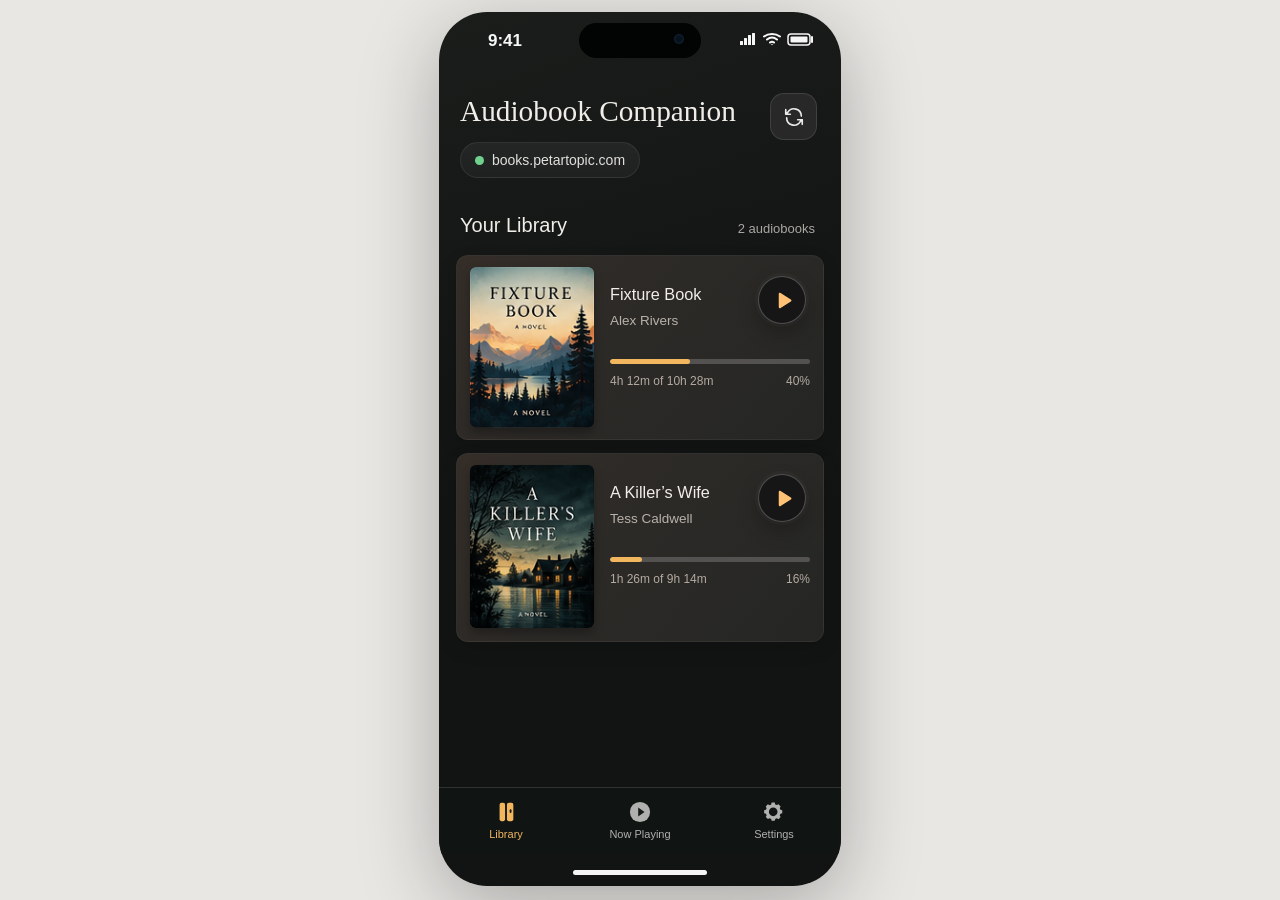
<file: design/home-prototype/index.html>
<!doctype html>
<html lang="en">
<head>
  <meta charset="utf-8">
  <meta name="viewport" content="width=device-width, initial-scale=1, viewport-fit=cover">
  <meta name="theme-color" content="#111412">
  <title>Audiobook Companion - Home prototype</title>
  <style>
    :root {
      color-scheme: dark;
      font-family: "Avenir Next", -apple-system, BlinkMacSystemFont, sans-serif;
      font-synthesis: none;
      letter-spacing: 0;
      --ink: #f1eee9;
      --muted: #b5b0aa;
      --amber: #f2b65f;
      --edge: rgba(255, 255, 255, .075);
    }

    * { box-sizing: border-box; }
    html, body { margin: 0; min-width: 320px; min-height: 100%; }
    body { background: #e9e7e4; }
    button { font: inherit; cursor: pointer; -webkit-tap-highlight-color: transparent; }

    .phone {
      position: relative;
      width: 402px;
      height: 874px;
      overflow: hidden;
      margin: 12px auto;
      border-radius: 48px;
      color: var(--ink);
      background:
        linear-gradient(160deg, rgba(35, 37, 34, .42), transparent 38%),
        linear-gradient(180deg, #141715 0%, #111412 61%, #111413 100%);
      box-shadow: 0 20px 80px rgba(0, 0, 0, .28);
    }

    .status {
      position: absolute;
      inset: 0 0 auto;
      height: 59px;
      z-index: 2;
      font-family: -apple-system, BlinkMacSystemFont, sans-serif;
    }
    .time {
      position: absolute;
      left: 49px;
      top: 18px;
      font-size: 17px;
      line-height: 22px;
      font-weight: 600;
      color: #f7f7f7;
    }
    .island {
      position: absolute;
      top: 11px;
      left: 50%;
      width: 122px;
      height: 35px;
      transform: translateX(-50%);
      border-radius: 23px;
      background: #020303;
    }
    .island::after {
      content: "";
      position: absolute;
      right: 17px;
      top: 11px;
      width: 10px;
      height: 10px;
      border-radius: 50%;
      background: #07111a;
      box-shadow: inset 0 0 3px #173047;
    }
    .status-icons {
      position: absolute;
      top: 20px;
      right: 27px;
      display: flex;
      align-items: center;
      gap: 6px;
      color: #f6f6f6;
    }
    .status-icons svg { display: block; }

    main { padding: 82px 17px 108px; }
    .masthead { padding-left: 4px; }
    .masthead-top { position: relative; height: 34px; }
    h1 {
      margin: 0;
      font-family: "Times New Roman", Georgia, serif;
      font-size: 29.3px;
      line-height: 34px;
      font-weight: 400;
      white-space: nowrap;
    }
    .refresh {
      position: absolute;
      top: -1px;
      right: 7px;
      width: 47px;
      height: 47px;
      display: grid;
      place-items: center;
      border: 1px solid rgba(255,255,255,.11);
      border-radius: 14px;
      background: #272827;
      color: #e8e9e8;
    }
    .refresh svg { width: 22px; height: 22px; stroke-width: 1.8; }
    .server {
      display: inline-flex;
      align-items: center;
      gap: 8px;
      height: 36px;
      margin-top: 14px;
      padding: 0 14px;
      border: 1px solid rgba(255,255,255,.075);
      border-radius: 19px;
      background: linear-gradient(180deg, #242625, #1e211f);
      color: #e0e0dd;
      font-size: 14px;
      line-height: 1;
      white-space: nowrap;
    }
    .server-dot { width: 9px; height: 9px; border-radius: 50%; background: #70d18d; }
    .server svg { width: 10px; height: 10px; margin-left: 1px; color: #aaa9a5; }

    .library-heading {
      display: flex;
      align-items: baseline;
      justify-content: space-between;
      margin: 33px 9px 21px 4px;
    }
    h2 { position: relative; top: 3px; margin: 0; font-size: 20px; line-height: 23px; font-weight: 400; }
    .count { position: relative; top: 4px; color: #aaa8a4; font-size: 13px; line-height: 17px; }
    .books { display: grid; gap: 13px; }
    .book {
      position: relative;
      display: flex;
      gap: 16px;
      width: 100%;
      height: 185px;
      padding: 11px 13px 13px;
      overflow: hidden;
      border: 1px solid rgba(255,255,255,.045);
      border-radius: 12px;
      background: linear-gradient(133deg, #342d28 0%, #2c2a27 43%, #252624 100%);
      box-shadow: 0 7px 19px rgba(0,0,0,.11);
    }
    .book:nth-child(2) { height: 189px; }
    .cover {
      flex: 0 0 124px;
      width: 124px;
      height: 161px;
      display: block;
      object-fit: fill;
      border-radius: 6px;
      box-shadow: 0 5px 10px rgba(0,0,0,.28);
    }
    .book:nth-child(2) .cover { height: 163px; }
    .book-copy { position: relative; flex: 1; min-width: 0; padding-top: 17px; }
    .book-title { margin: 0; font-size: 16.3px; line-height: 20px; font-weight: 400; white-space: nowrap; }
    .author { margin: 9px 0 0; color: #b8b1a9; font-size: 13.5px; line-height: 15px; }
    .play {
      position: absolute;
      right: 17px;
      top: 20px;
      width: 48px;
      height: 48px;
      display: grid;
      place-items: center;
      border: 1px solid rgba(255,255,255,.24);
      border-radius: 50%;
      background: #151615;
      box-shadow: 0 0 0 3px rgba(255,255,255,.025), 0 9px 19px rgba(0,0,0,.25);
      color: #ffc275;
    }
    .play svg { width: 19px; height: 19px; margin-left: 2px; }
    .progress-area { position: absolute; left: 0; right: 0; top: 92px; }
    .progress {
      height: 5px;
      overflow: hidden;
      border-radius: 5px;
      background: #535250;
    }
    .progress-fill { display: block; width: 40%; height: 100%; border-radius: inherit; background: var(--amber); }
    .book:nth-child(2) .progress-fill { width: 16%; }
    .duration {
      display: flex;
      justify-content: space-between;
      margin-top: 10px;
      color: #b4aaa1;
      font-size: 12px;
      line-height: 15px;
      white-space: nowrap;
    }

    .tabs {
      position: absolute;
      left: 0;
      right: 0;
      bottom: 32px;
      height: 67px;
      display: flex;
      border-top: 1px solid rgba(255,255,255,.13);
      background: rgba(17,20,19,.92);
    }
    .tab {
      flex: 1;
      display: flex;
      flex-direction: column;
      align-items: center;
      justify-content: center;
      gap: 4px;
      padding: 0;
      border: 0;
      background: transparent;
      color: #b0b1af;
      font-size: 11px;
      line-height: 14px;
    }
    .tab svg { width: 22px; height: 22px; }
    .tab.active { color: var(--amber); }
    .home-indicator {
      position: absolute;
      left: 50%;
      bottom: 11px;
      width: 134px;
      height: 5px;
      transform: translateX(-50%);
      border-radius: 3px;
      background: #f5f5f5;
    }

    @media (max-width: 430px) {
      body { background: #111412; }
      .phone { width: 100vw; height: 100dvh; min-height: 780px; margin: 0; border-radius: 0; box-shadow: none; }
    }
  </style>
</head>
<body>
  <div class="phone" aria-label="Audiobook Companion Home screen prototype">
    <div class="status" aria-hidden="true">
      <span class="time">9:41</span>
      <span class="island"></span>
      <span class="status-icons">
        <svg width="18" height="14" viewBox="0 0 18 14" fill="currentColor"><rect x="1" y="9" width="3" height="4" rx=".5"/><rect x="5" y="6" width="3" height="7" rx=".5"/><rect x="9" y="3" width="3" height="10" rx=".5"/><rect x="13" y="1" width="3" height="12" rx=".5"/></svg>
        <svg width="18" height="14" viewBox="0 0 18 14" fill="none" stroke="currentColor" stroke-width="2" stroke-linecap="round"><path d="M1 4.5C5.5 1 12.5 1 17 4.5M4 7.5c3-2.5 7-2.5 10 0M7 10.5c1.2-1 2.8-1 4 0"/><circle cx="9" cy="12.5" r=".7" fill="currentColor" stroke="none"/></svg>
        <svg width="27" height="13" viewBox="0 0 27 13" fill="none"><rect x="1" y="1" width="22" height="11" rx="3" stroke="currentColor" stroke-width="1.5"/><rect x="3.5" y="3.5" width="17" height="6" rx="1" fill="currentColor"/><path d="M25 4v5" stroke="currentColor" stroke-width="2" stroke-linecap="round"/></svg>
      </span>
    </div>

    <main>
      <header class="masthead">
        <div class="masthead-top">
          <h1>Audiobook Companion</h1>
          <button class="refresh" aria-label="Reload library" title="Reload library">
            <svg viewBox="0 0 24 24" fill="none" stroke="currentColor" stroke-linecap="round" stroke-linejoin="round"><path d="M20 11a8 8 0 0 0-14.8-4.1L3 9m0 0V4m0 5h5M4 13a8 8 0 0 0 14.8 4.1L21 15m0 0v5m0-5h-5"/></svg>
          </button>
        </div>
        <button class="server" aria-label="Server books.petartopic.com">
          <span class="server-dot"></span><span>books.petartopic.com</span>
        </button>
      </header>

      <div class="library-heading"><h2>Your Library</h2><span class="count">2 audiobooks</span></div>
      <section class="books" aria-label="Audiobooks">
        <article class="book">
          <img class="cover" src="../../ios/AudiobookCompanion/AudiobookCompanion/FixtureCover.png" alt="Fixture Book cover">
          <div class="book-copy">
            <h3 class="book-title">Fixture Book</h3>
            <p class="author">Alex Rivers</p>
            <div class="progress-area"><div class="progress"><span class="progress-fill"></span></div><div class="duration"><span>4h 12m of 10h 28m</span><span>40%</span></div></div>
          </div>
          <button class="play" aria-label="Play Fixture Book" title="Play Fixture Book"><svg viewBox="0 0 24 24" fill="currentColor"><path d="M6 3.7a1.5 1.5 0 0 1 2.3-1.3l13 8.3a1.5 1.5 0 0 1 0 2.6l-13 8.3A1.5 1.5 0 0 1 6 20.3z"/></svg></button>
        </article>
        <article class="book">
          <img class="cover" src="../../ios/AudiobookCompanion/AudiobookCompanion/KillersWifeCover.png" alt="A Killer's Wife cover">
          <div class="book-copy">
            <h3 class="book-title">A Killer’s Wife</h3>
            <p class="author">Tess Caldwell</p>
            <div class="progress-area"><div class="progress"><span class="progress-fill"></span></div><div class="duration"><span>1h 26m of 9h 14m</span><span>16%</span></div></div>
          </div>
          <button class="play" aria-label="Play A Killer's Wife" title="Play A Killer's Wife"><svg viewBox="0 0 24 24" fill="currentColor"><path d="M6 3.7a1.5 1.5 0 0 1 2.3-1.3l13 8.3a1.5 1.5 0 0 1 0 2.6l-13 8.3A1.5 1.5 0 0 1 6 20.3z"/></svg></button>
        </article>
      </section>
    </main>

    <nav class="tabs" aria-label="Main navigation">
      <button class="tab active" aria-current="page"><svg viewBox="0 0 24 24" fill="currentColor"><rect x="5" y="2" width="6" height="20" rx="2"/><rect x="13" y="2" width="7" height="20" rx="2"/><rect x="16" y="9" width="2" height="4" rx="1" fill="#171a18"/></svg><span>Library</span></button>
      <button class="tab"><svg viewBox="0 0 24 24" fill="currentColor"><circle cx="12" cy="12" r="11"/><path d="m10 7 7 5-7 5z" fill="#171a18"/></svg><span>Now Playing</span></button>
      <button class="tab"><svg viewBox="0 0 24 24" fill="currentColor"><path d="M9.8 1h4.4l.7 2.6 2.3 1 2.4-1.3 3.1 3.1-1.3 2.4 1 2.3L25 12v4.4l-2.6.7-1 2.3 1.3 2.4-3.1 3.1-2.4-1.3-2.3 1L14.2 27H9.8l-.7-2.6-2.3-1-2.4 1.3-3.1-3.1 1.3-2.4-1-2.3L-1 16.4V12l2.6-.7 1-2.3-1.3-2.4 3.1-3.1 2.4 1.3 2.3-1L9.8 1Zm2.2 7a6.2 6.2 0 1 0 0 12.4A6.2 6.2 0 0 0 12 8Z" transform="translate(2 1) scale(.76)"/></svg><span>Settings</span></button>
    </nav>
    <div class="home-indicator" aria-hidden="true"></div>
  </div>
</body>
</html>
</file>
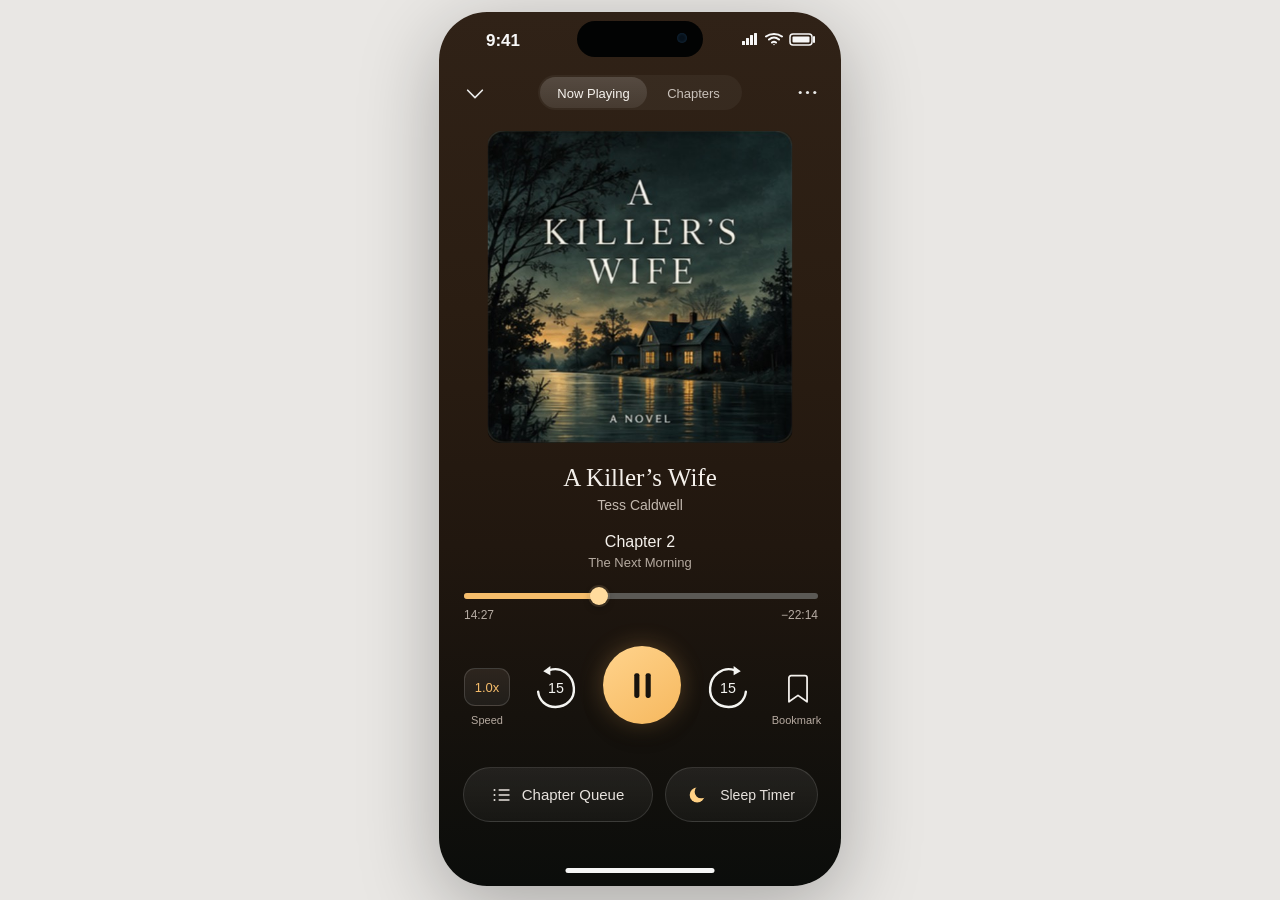
<file: design/player-prototype/index.html>
<!doctype html>
<html lang="en">
<head>
  <meta charset="utf-8">
  <meta name="viewport" content="width=device-width, initial-scale=1, viewport-fit=cover">
  <meta name="theme-color" content="#17120d">
  <title>Audiobook Companion - Player prototype</title>
  <style>
    :root {
      color-scheme: dark;
      font-family: "Avenir Next", -apple-system, BlinkMacSystemFont, sans-serif;
      font-synthesis: none;
      letter-spacing: 0;
      --text: #f4f0eb;
      --muted: #b9afa5;
      --amber: #f6bd6b;
    }
    * { box-sizing: border-box; }
    html, body { margin: 0; min-width: 320px; min-height: 100%; }
    body { background: #e9e7e4; }
    button { font: inherit; cursor: pointer; -webkit-tap-highlight-color: transparent; }
    .phone {
      position: relative;
      width: 402px;
      height: 874px;
      margin: 12px auto;
      overflow: hidden;
      border-radius: 48px;
      color: var(--text);
      background: linear-gradient(180deg, #302217 0%, #2a1d12 34%, #21170f 61%, #0b0d0b 100%);
      box-shadow: 0 20px 80px rgba(0,0,0,.28);
    }
    .status {
      position: absolute;
      inset: 0 0 auto;
      height: 59px;
      z-index: 2;
      font-family: -apple-system, BlinkMacSystemFont, sans-serif;
    }
    .time { position: absolute; left: 47px; top: 18px; font-size: 17px; line-height: 22px; font-weight: 600; color: #f7f7f7; }
    .island { position: absolute; top: 9px; left: 50%; width: 126px; height: 36px; transform: translateX(-50%); border-radius: 23px; background: #020303; }
    .island::after { content: ""; position: absolute; right: 16px; top: 12px; width: 10px; height: 10px; border-radius: 50%; background: #07111a; box-shadow: inset 0 0 3px #173047; }
    .status-icons { position: absolute; top: 20px; right: 25px; display: flex; align-items: center; gap: 6px; color: #f6f6f6; }
    .status-icons svg { display: block; }

    .topbar { position: absolute; top: 63px; left: 0; right: 0; height: 35px; }
    .collapse, .more { position: absolute; top: 0; width: 35px; height: 35px; padding: 0; border: 0; background: transparent; color: #e9e9e8; display: grid; place-items: center; }
    .collapse { left: 18px; }
    .more { right: 16px; }
    .collapse svg { width: 22px; height: 22px; stroke-width: 1.8; }
    .more svg { width: 25px; height: 25px; }
    .segmented { position: absolute; left: 50%; top: 0; width: 204px; height: 35px; transform: translateX(-50%); display: flex; padding: 2px; border-radius: 18px; background: rgba(255,255,255,.045); }
    .segment { flex: 1; border: 0; border-radius: 16px; background: transparent; color: #c8c0b9; font-size: 13px; line-height: 31px; white-space: nowrap; }
    .segment.selected { flex: 0 0 107px; color: #f7f3ee; background: linear-gradient(180deg, rgba(255,255,255,.15), rgba(255,255,255,.08)); }

    .cover {
      position: absolute;
      top: 119px;
      left: 50%;
      width: 305px;
      height: 312px;
      transform: translateX(-50%);
      display: block;
      object-fit: fill;
      border-radius: 13px;
    }
    .book-meta { position: absolute; left: 20px; right: 20px; top: 449px; text-align: center; }
    h1 { margin: 0; font-family: "Times New Roman", Georgia, serif; font-size: 25px; line-height: 34px; font-weight: 400; white-space: nowrap; }
    .author { margin: 0; color: #c2b8ae; font-size: 14px; line-height: 21px; }
    .chapter-meta { position: absolute; top: 518px; left: 20px; right: 20px; text-align: center; }
    h2 { margin: 0; font-size: 16px; line-height: 23px; font-weight: 400; }
    .chapter-subtitle { margin: 0; color: #b5aaa0; font-size: 13px; line-height: 19px; }

    .seek { position: absolute; left: 25px; right: 23px; top: 581px; }
    .seek-track { position: relative; height: 6px; border-radius: 4px; background: #5b5955; }
    .seek-fill { display: block; width: 38%; height: 100%; border-radius: inherit; background: var(--amber); }
    .seek-thumb { position: absolute; top: -6px; left: calc(38% - 9px); width: 18px; height: 18px; border-radius: 50%; background: #ffdb9d; box-shadow: 0 0 0 2px rgba(255,215,152,.13), 0 3px 7px rgba(0,0,0,.3); }
    .times { display: flex; justify-content: space-between; margin-top: 7px; color: #b7ada4; font-size: 12px; line-height: 18px; }

    .transport { position: absolute; inset: 0; pointer-events: none; }
    .transport button { pointer-events: auto; }
    .speed { position: absolute; left: 25px; top: 656px; width: 46px; height: 38px; padding: 0; border: 1px solid rgba(255,255,255,.14); border-radius: 11px; background: linear-gradient(180deg, #2d251e, #211e1a); color: var(--amber); font-size: 13px; }
    .speed-label, .bookmark-label { position: absolute; top: 701px; margin: 0; color: #b6aaa0; font-size: 11px; line-height: 15px; text-align: center; }
    .speed-label { left: 25px; width: 46px; }
    .bookmark-label { right: 12px; width: 65px; }
    .jump { position: absolute; top: 648px; width: 48px; height: 51px; padding: 0; border: 0; background: transparent; color: #f4f4f1; }
    .jump.back { left: 93px; }
    .jump.forward { right: 90px; }
    .jump svg { width: 49px; height: 49px; display: block; }
    .pause { position: absolute; left: calc(50% + 2px); top: 634px; width: 78px; height: 78px; transform: translateX(-50%); display: grid; place-items: center; padding: 0; border: 0; border-radius: 50%; color: #17130d; background: linear-gradient(145deg, #ffd38c, #f6b85e); box-shadow: 0 0 23px rgba(255,189,103,.27), 0 10px 20px rgba(0,0,0,.32); }
    .pause svg { width: 33px; height: 33px; }
    .bookmark { position: absolute; right: 28px; top: 655px; width: 31px; height: 42px; padding: 0; border: 0; background: transparent; color: #f4f1ed; }
    .bookmark svg { width: 28px; height: 32px; stroke-width: 1.65; transform: translateY(3px); }

    .actions { position: absolute; left: 24px; right: 23px; top: 755px; display: flex; gap: 12px; }
    .action { height: 55px; display: flex; align-items: center; justify-content: center; gap: 16px; padding: 0 15px; border: 1px solid rgba(255,255,255,.12); border-radius: 29px; background: linear-gradient(180deg, rgba(255,255,255,.075), rgba(255,255,255,.035)); color: #e7e2dd; font-size: 14px; white-space: nowrap; }
    .action.queue { flex: 0 0 190px; gap: 10px; font-size: 15px; }
    .action.sleep { flex: 1; gap: 12px; }
    .action svg { width: 20px; height: 20px; }
    .action.sleep svg { color: #ffd084; }
    .home-indicator { position: absolute; bottom: 13px; left: 50%; width: 149px; height: 5px; transform: translateX(-50%); border-radius: 3px; background: #f5f5f5; }

    @media (max-width: 430px) {
      body { background: #0b0d0b; }
      .phone { width: 100vw; height: 100dvh; min-height: 780px; margin: 0; border-radius: 0; box-shadow: none; }
    }
  </style>
</head>
<body>
  <div class="phone" aria-label="Audiobook Companion player screen prototype">
    <div class="status" aria-hidden="true">
      <span class="time">9:41</span><span class="island"></span>
      <span class="status-icons">
        <svg width="18" height="14" viewBox="0 0 18 14" fill="currentColor"><rect x="1" y="9" width="3" height="4" rx=".5"/><rect x="5" y="6" width="3" height="7" rx=".5"/><rect x="9" y="3" width="3" height="10" rx=".5"/><rect x="13" y="1" width="3" height="12" rx=".5"/></svg>
        <svg width="18" height="14" viewBox="0 0 18 14" fill="none" stroke="currentColor" stroke-width="2" stroke-linecap="round"><path d="M1 4.5C5.5 1 12.5 1 17 4.5M4 7.5c3-2.5 7-2.5 10 0M7 10.5c1.2-1 2.8-1 4 0"/><circle cx="9" cy="12.5" r=".7" fill="currentColor" stroke="none"/></svg>
        <svg width="27" height="13" viewBox="0 0 27 13" fill="none"><rect x="1" y="1" width="22" height="11" rx="3" stroke="currentColor" stroke-width="1.5"/><rect x="3.5" y="3.5" width="17" height="6" rx="1" fill="currentColor"/><path d="M25 4v5" stroke="currentColor" stroke-width="2" stroke-linecap="round"/></svg>
      </span>
    </div>
    <header class="topbar">
      <button class="collapse" aria-label="Close player" title="Close player"><svg viewBox="0 0 24 24" fill="none" stroke="currentColor" stroke-linecap="round" stroke-linejoin="round"><path d="m4 9 8 8 8-8"/></svg></button>
      <div class="segmented" role="tablist" aria-label="Player view"><button class="segment selected" role="tab" aria-selected="true">Now Playing</button><button class="segment" role="tab" aria-selected="false">Chapters</button></div>
      <button class="more" aria-label="More options" title="More options"><svg viewBox="0 0 24 24" fill="currentColor"><circle cx="5" cy="12" r="1.5"/><circle cx="12" cy="12" r="1.5"/><circle cx="19" cy="12" r="1.5"/></svg></button>
    </header>

    <img class="cover" src="cover-reference.png" alt="A Killer's Wife audiobook cover">
    <section class="book-meta" aria-label="Current audiobook"><h1>A Killer’s Wife</h1><p class="author">Tess Caldwell</p></section>
    <section class="chapter-meta" aria-label="Current chapter"><h2>Chapter 2</h2><p class="chapter-subtitle">The Next Morning</p></section>
    <div class="seek" aria-label="Playback position 14 minutes 27 seconds"><div class="seek-track"><span class="seek-fill"></span><span class="seek-thumb"></span></div><div class="times"><span>14:27</span><span>−22:14</span></div></div>

    <div class="transport">
      <button class="speed" aria-label="Playback speed 1 times">1.0x</button><p class="speed-label">Speed</p>
      <button class="jump back" aria-label="Back 15 seconds"><svg viewBox="0 0 48 48" fill="none" aria-hidden="true"><path d="M17 9C29 5 40 14 41 26c1 11-7 19-18 19-9 0-16-6-17-15" stroke="currentColor" stroke-width="2.35" stroke-linecap="round"/><path d="m18 5-7 5 7 4V5Z" fill="currentColor"/><text x="23.5" y="31.4" text-anchor="middle" fill="currentColor" font-family="-apple-system, sans-serif" font-size="14" font-weight="500">15</text></svg></button>
      <button class="pause" aria-label="Pause"><svg viewBox="0 0 32 32" fill="currentColor"><rect x="8" y="4" width="5" height="24" rx="2"/><rect x="19" y="4" width="5" height="24" rx="2"/></svg></button>
      <button class="jump forward" aria-label="Forward 15 seconds"><svg viewBox="0 0 48 48" fill="none" aria-hidden="true"><path d="M31 9C19 5 8 14 7 26c-1 11 7 19 18 19 9 0 16-6 17-15" stroke="currentColor" stroke-width="2.35" stroke-linecap="round"/><path d="m30 5 7 5-7 4V5Z" fill="currentColor"/><text x="24.5" y="31.4" text-anchor="middle" fill="currentColor" font-family="-apple-system, sans-serif" font-size="14" font-weight="500">15</text></svg></button>
      <button class="bookmark" aria-label="Bookmark"><svg viewBox="0 0 24 30" fill="none" stroke="currentColor" stroke-linecap="round" stroke-linejoin="round" aria-hidden="true"><path d="M5.5 2.5h13a2 2 0 0 1 2 2V27L12 21l-8.5 6V4.5a2 2 0 0 1 2-2Z"/></svg></button><p class="bookmark-label">Bookmark</p>
    </div>

    <div class="actions">
      <button class="action queue"><svg viewBox="0 0 24 24" fill="currentColor"><circle cx="3" cy="6" r="1.2"/><circle cx="3" cy="12" r="1.2"/><circle cx="3" cy="18" r="1.2"/><path d="M8 5h13v2H8zm0 6h13v2H8zm0 6h13v2H8z"/></svg><span>Chapter Queue</span></button>
      <button class="action sleep"><svg viewBox="0 0 24 24" fill="none"><defs><mask id="moon-cut"><rect width="24" height="24" fill="white"/><circle cx="16" cy="8" r="8" fill="black"/></mask></defs><circle cx="11" cy="12" r="9" fill="#ffd084" mask="url(#moon-cut)"/></svg><span>Sleep Timer</span></button>
    </div>
    <div class="home-indicator" aria-hidden="true"></div>
  </div>
</body>
</html>
</file>
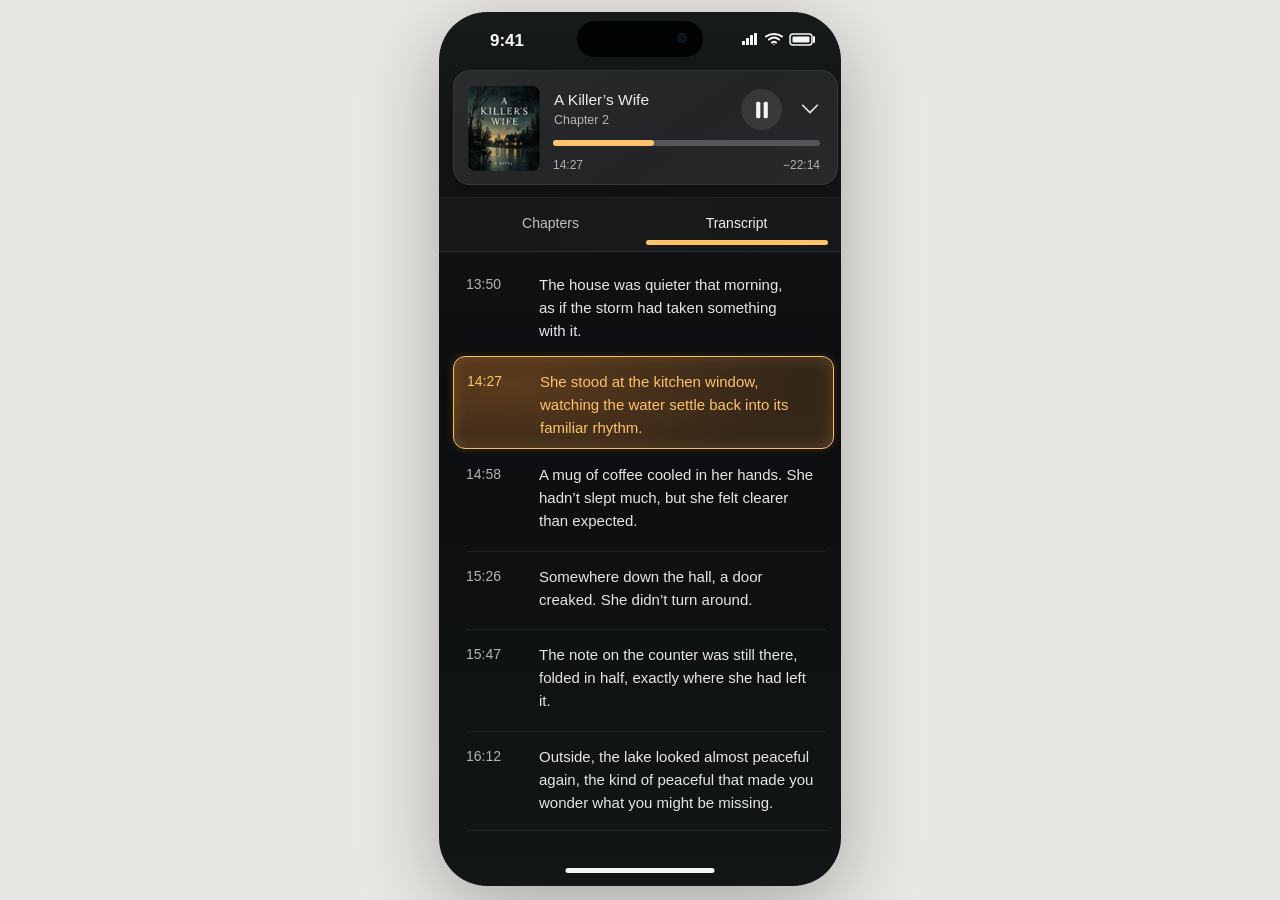
<file: design/transcript-prototype/index.html>
<!doctype html>
<html lang="en">
<head>
  <meta charset="utf-8">
  <meta name="viewport" content="width=device-width, initial-scale=1, viewport-fit=cover">
  <meta name="theme-color" content="#111315">
  <title>Audiobook Companion - Transcript prototype</title>
  <style>
    :root {
      color-scheme: dark;
      font-family: "Avenir Next", -apple-system, BlinkMacSystemFont, sans-serif;
      font-synthesis: none;
      letter-spacing: 0;
      --text: #eeedeb;
      --muted: #b3b1af;
      --amber: #ffc36d;
    }
    * { box-sizing: border-box; }
    html, body { margin: 0; min-width: 320px; min-height: 100%; }
    body { background: #e9e7e4; }
    button { font: inherit; cursor: pointer; -webkit-tap-highlight-color: transparent; }
    .phone {
      position: relative;
      width: 402px;
      height: 874px;
      margin: 12px auto;
      overflow: hidden;
      border-radius: 48px;
      color: var(--text);
      background: linear-gradient(180deg, #171a1b 0%, #111314 23%, #0b0d0e 43%, #131617 100%);
      box-shadow: 0 20px 80px rgba(0,0,0,.28);
    }
    .status {
      position: absolute;
      inset: 0 0 auto;
      height: 59px;
      z-index: 2;
      font-family: -apple-system, BlinkMacSystemFont, sans-serif;
    }
    .time { position: absolute; left: 51px; top: 18px; font-size: 17px; line-height: 22px; font-weight: 600; color: #f7f7f7; }
    .island { position: absolute; top: 9px; left: 50%; width: 126px; height: 36px; transform: translateX(-50%); border-radius: 23px; background: #020303; }
    .island::after { content: ""; position: absolute; right: 16px; top: 12px; width: 10px; height: 10px; border-radius: 50%; background: #07111a; box-shadow: inset 0 0 3px #173047; }
    .status-icons { position: absolute; top: 20px; right: 25px; display: flex; align-items: center; gap: 6px; color: #f6f6f6; }
    .status-icons svg { display: block; }

    .now-playing {
      position: absolute;
      top: 58px;
      left: 14px;
      right: 3px;
      height: 115px;
      border: 1px solid rgba(255,255,255,.075);
      border-radius: 17px;
      background: linear-gradient(145deg, #292b2c, #222425 58%, #27292a);
      box-shadow: 0 8px 20px rgba(0,0,0,.22);
    }
    .mini-cover { position: absolute; top: 14px; left: 14px; width: 72px; height: 86px; display: block; object-fit: cover; border-radius: 7px; }
    .book-title { position: absolute; top: 18px; left: 100px; margin: 0; font-size: 15.5px; line-height: 22px; font-weight: 400; white-space: nowrap; }
    .chapter { position: absolute; top: 39px; left: 100px; margin: 0; color: #b7b7b7; font-size: 12.5px; line-height: 20px; }
    .pause { position: absolute; top: 18px; right: 55px; width: 41px; height: 41px; padding: 0; display: grid; place-items: center; border: 0; border-radius: 50%; color: #f5f5f4; background: rgba(255,255,255,.085); }
    .pause svg { width: 20px; height: 22px; }
    .collapse { position: absolute; top: 20px; right: 10px; width: 34px; height: 34px; padding: 0; display: grid; place-items: center; border: 0; color: #dedede; background: transparent; }
    .collapse svg { width: 22px; height: 22px; stroke-width: 1.9; }
    .seek { position: absolute; top: 69px; left: 99px; right: 17px; height: 6px; border-radius: 4px; background: #555659; }
    .seek-fill { display: block; width: 38%; height: 100%; border-radius: inherit; background: var(--amber); }
    .times { position: absolute; top: 86px; left: 99px; right: 17px; display: flex; justify-content: space-between; color: #b4b2b0; font-size: 12px; line-height: 17px; }

    .tabs { position: absolute; top: 185px; left: 0; right: 0; height: 55px; display: grid; grid-template-columns: 1fr 1fr; border-top: 1px solid rgba(255,255,255,.045); border-bottom: 1px solid rgba(255,255,255,.095); background: linear-gradient(90deg, #151718, #191a1a 50%, #151718); }
    .tabs button { border: 0; padding: 0 0 4px; color: #bfc0c1; background: transparent; font-size: 14px; }
    .tabs button:first-child { transform: translateX(11px); }
    .tabs button:last-child { transform: translateX(-4px); }
    .tabs button.active { color: #f0efed; }
    .tabs::after { content: ""; position: absolute; left: calc(50% + 6px); right: 13px; bottom: 6px; height: 5px; border-radius: 3px; background: var(--amber); }

    .transcript { position: absolute; top: 240px; left: 0; right: 0; bottom: 35px; overflow: hidden; }
    .line { position: absolute; left: 14px; right: 7px; display: grid; grid-template-columns: 73px minmax(0, 1fr); column-gap: 0; padding: 13px 13px 14px; color: #e7e6e4; }
    .line time { color: #b5b4b2; font-size: 14px; line-height: 23px; white-space: nowrap; }
    .line p { max-width: 280px; margin: 0; font-size: 15px; line-height: 23px; font-weight: 400; }
    .line:not(.active)::after { content: ""; position: absolute; left: 13px; right: 8px; bottom: 0; height: 1px; background: rgba(255,255,255,.07); }
    .line.one { top: 0; height: 104px; padding-top: 21px; }
    .line.one p { max-width: 260px; }
    .line.one::after { display: none; }
    .line.two { top: 104px; height: 93px; }
    .line.three { top: 198px; height: 102px; }
    .line.four { top: 300px; height: 78px; }
    .line.five { top: 378px; height: 102px; }
    .line.six { top: 480px; height: 99px; }
    .line.active {
      z-index: 1;
      border: 1px solid #f8bc67;
      border-radius: 12px;
      color: #ffc16d;
      background: radial-gradient(ellipse 90% 115% at 15% 30%, rgba(194,115,37,.27), transparent 82%), rgba(91,62,36,.52);
      box-shadow: inset 0 0 16px rgba(255,183,90,.20), 0 0 10px rgba(249,170,67,.18);
    }
    .line.active time { color: #ffc16d; }
    .line.active p { max-width: 250px; }
    .home-indicator { position: absolute; bottom: 13px; left: 50%; width: 149px; height: 5px; transform: translateX(-50%); border-radius: 3px; background: #f5f5f5; }

    @media (max-width: 430px) {
      body { background: #111315; }
      .phone { width: 100vw; height: 100dvh; min-height: 780px; margin: 0; border-radius: 0; box-shadow: none; }
    }
  </style>
</head>
<body>
  <main class="phone" aria-label="Audiobook Companion transcript screen prototype">
    <div class="status" aria-hidden="true">
      <span class="time">9:41</span><span class="island"></span>
      <span class="status-icons">
        <svg width="18" height="14" viewBox="0 0 18 14" fill="currentColor"><rect x="1" y="9" width="3" height="4" rx=".5"/><rect x="5" y="6" width="3" height="7" rx=".5"/><rect x="9" y="3" width="3" height="10" rx=".5"/><rect x="13" y="1" width="3" height="12" rx=".5"/></svg>
        <svg width="18" height="14" viewBox="0 0 18 14" fill="none" stroke="currentColor" stroke-width="2" stroke-linecap="round"><path d="M1 4.5C5.5 1 12.5 1 17 4.5M4 7.5c3-2.5 7-2.5 10 0M7 10.5c1.2-1 2.8-1 4 0"/><circle cx="9" cy="12.5" r=".7" fill="currentColor" stroke="none"/></svg>
        <svg width="27" height="13" viewBox="0 0 27 13" fill="none"><rect x="1" y="1" width="22" height="11" rx="3" stroke="currentColor" stroke-width="1.5"/><rect x="3.5" y="3.5" width="17" height="6" rx="1" fill="currentColor"/><path d="M25 4v5" stroke="currentColor" stroke-width="2" stroke-linecap="round"/></svg>
      </span>
    </div>

    <section class="now-playing" aria-label="Current audiobook">
      <img class="mini-cover" src="mini-cover.png" alt="A Killer's Wife cover">
      <h1 class="book-title">A Killer’s Wife</h1>
      <p class="chapter">Chapter 2</p>
      <button class="pause" aria-label="Pause"><svg viewBox="0 0 24 24" fill="currentColor" aria-hidden="true"><rect x="5" y="2" width="5" height="20" rx="2"/><rect x="14" y="2" width="5" height="20" rx="2"/></svg></button>
      <button class="collapse" aria-label="Expand player"><svg viewBox="0 0 24 24" fill="none" stroke="currentColor" stroke-linecap="round" stroke-linejoin="round" aria-hidden="true"><path d="m4 9 8 8 8-8"/></svg></button>
      <div class="seek" aria-label="Playback progress 38 percent"><span class="seek-fill"></span></div>
      <div class="times"><span>14:27</span><span>−22:14</span></div>
    </section>

    <nav class="tabs" aria-label="Book views"><button type="button">Chapters</button><button type="button" class="active" aria-current="page">Transcript</button></nav>
    <section class="transcript" aria-label="Chapter transcript">
      <div class="line one"><time>13:50</time><p>The house was quieter that morning, as if the storm had taken something with it.</p></div>
      <div class="line two active" aria-current="true"><time>14:27</time><p>She stood at the kitchen window, watching the water settle back into its familiar rhythm.</p></div>
      <div class="line three"><time>14:58</time><p>A mug of coffee cooled in her hands. She hadn’t slept much, but she felt clearer than expected.</p></div>
      <div class="line four"><time>15:26</time><p>Somewhere down the hall, a door creaked. She didn’t turn around.</p></div>
      <div class="line five"><time>15:47</time><p>The note on the counter was still there, folded in half, exactly where she had left it.</p></div>
      <div class="line six"><time>16:12</time><p>Outside, the lake looked almost peaceful again, the kind of peaceful that made you wonder what you might be missing.</p></div>
    </section>
    <div class="home-indicator" aria-hidden="true"></div>
  </main>
</body>
</html>
</file>
